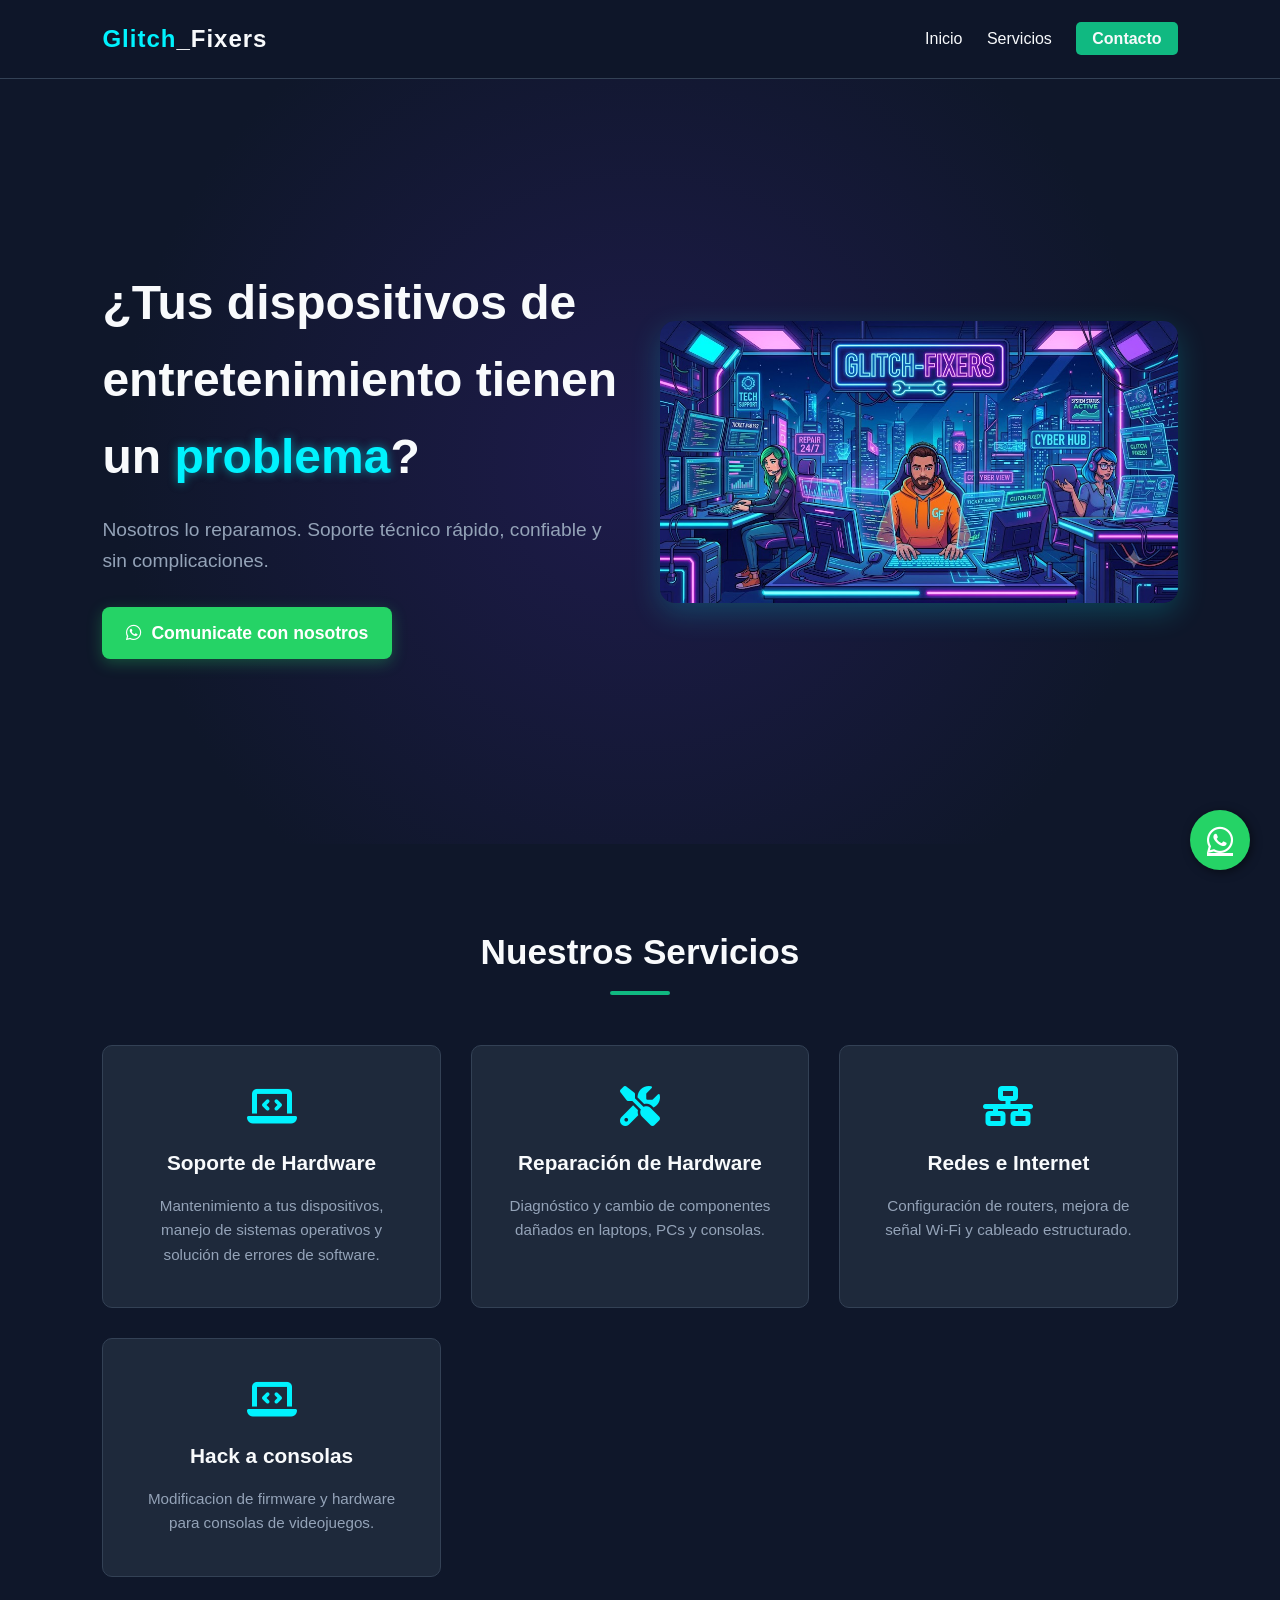
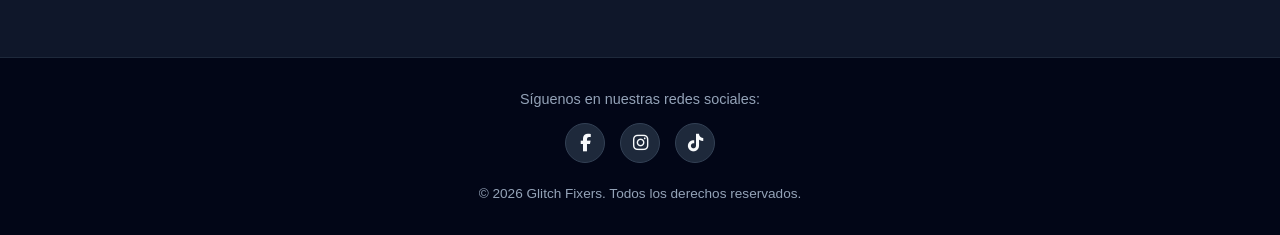
<file: index.html>
<!DOCTYPE html>
<html lang="es">
<head>
    <meta charset="UTF-8">
    <meta name="viewport" content="width=device-width, initial-scale=1.0">
    <title>Glitch Fixers | Reparación y Soporte Técnico</title>
    <link rel="stylesheet" href="style.css">
    <!-- Iconos opcionales (FontAwesome) para que se vea aún mejor -->
    <link rel="stylesheet" href="https://cdnjs.cloudflare.com/ajax/libs/font-awesome/6.4.0/css/all.min.css">
</head>
<body>

    <!-- Encabezado / Navegación -->
    <header>
        <div class="logo">
            <span>Glitch</span>_Fixers
        </div>
        <nav>
            <a href="#inicio">Inicio</a>
            <a href="#servicios">Servicios</a>
            <a href="#contacto" class="btn-nav">Contacto</a>
        </nav>
    </header>

    <!-- Sección Principal (Hero) -->
    <!-- Sección Principal (Hero) con Imagen -->
    <section id="inicio" class="hero">
        <div class="hero-container">
            <div class="hero-content">
                <h1>¿Tus dispositivos de entretenimiento tienen un <span class="highlight">problema</span>?</h1>
                <p>Nosotros lo reparamos. Soporte técnico rápido, confiable y sin complicaciones.</p>
                <a href="https://api.whatsapp.com/send?phone=526572978870&text=Hola%20Glitch%20Fixers!%20Necesito%20ayuda%20con%20un%20problema%20técnico." 
                   target="_blank" 
                   class="btn-cta">
                   <i class="fab fa-whatsapp"></i> Comunicate con nosotros
                </a>
            </div>
            <div class="hero-image">
                <!-- Aquí enlazamos imagen -->
                <img src="hero-tech.png" alt="Soporte Técnico Glitch Fixers">
            </div>
        </div>
    </section>

    <!-- Sección de Servicios -->
    <section id="servicios" class="services">
        <h2>Nuestros Servicios</h2>
        <div class="services-grid">
            <div class="card">
                <i class="fas fa-laptop-code"></i>
                <h3>Soporte de Hardware</h3>
                <p>Mantenimiento a tus dispositivos, manejo de sistemas operativos y solución de errores de software.</p>
            </div>
            <div class="card">
                <i class="fas fa-tools"></i>
                <h3>Reparación de Hardware</h3>
                <p>Diagnóstico y cambio de componentes dañados en laptops, PCs y consolas.</p>
            </div>
            <div class="card">
                <i class="fas fa-network-wired"></i>
                <h3>Redes e Internet</h3>
                <p>Configuración de routers, mejora de señal Wi-Fi y cableado estructurado.</p>
            </div>
             <div class="card">
                <i class="fas fa-laptop-code"></i>
                <h3>Hack a consolas</h3>
                <p>Modificacion de firmware y hardware para consolas de videojuegos.</p>
            </div>
        </div>
    </section>

    <!-- Botón Flotante de WhatsApp (Siempre visible en móviles y escritorio) -->
    <a href="https://api.whatsapp.com/send?phone=526572978870&text=Hola%20Glitch%20Fixers!%20Necesito%20soporte." 
       class="whatsapp-float" 
       target="_blank">
        <i class="fab fa-whatsapp"></i>
    </a>

    <footer>
        <!-- Sección de Redes Sociales -->
        <div class="social-links">
            <p>Síguenos en nuestras redes sociales:</p>
            <div class="social-icons">
                <!-- Reemplaza el '#' con el enlace real de tus páginas -->
                <a href="#" target="_blank" class="social-icon facebook" title="Facebook">
                    <i class="fab fa-facebook-f"></i>
                </a>
                <a href="#" target="_blank" class="social-icon instagram" title="Instagram">
                    <i class="fab fa-instagram"></i>
                </a>
                <a href="#" target="_blank" class="social-icon tiktok" title="TikTok">
                    <i class="fab fa-tiktok"></i>
                </a>
            </div>
        </div>
        <p class="copyright">&copy; 2026 Glitch Fixers. Todos los derechos reservados.</p>
    </footer>

</body>
</html>
</file>
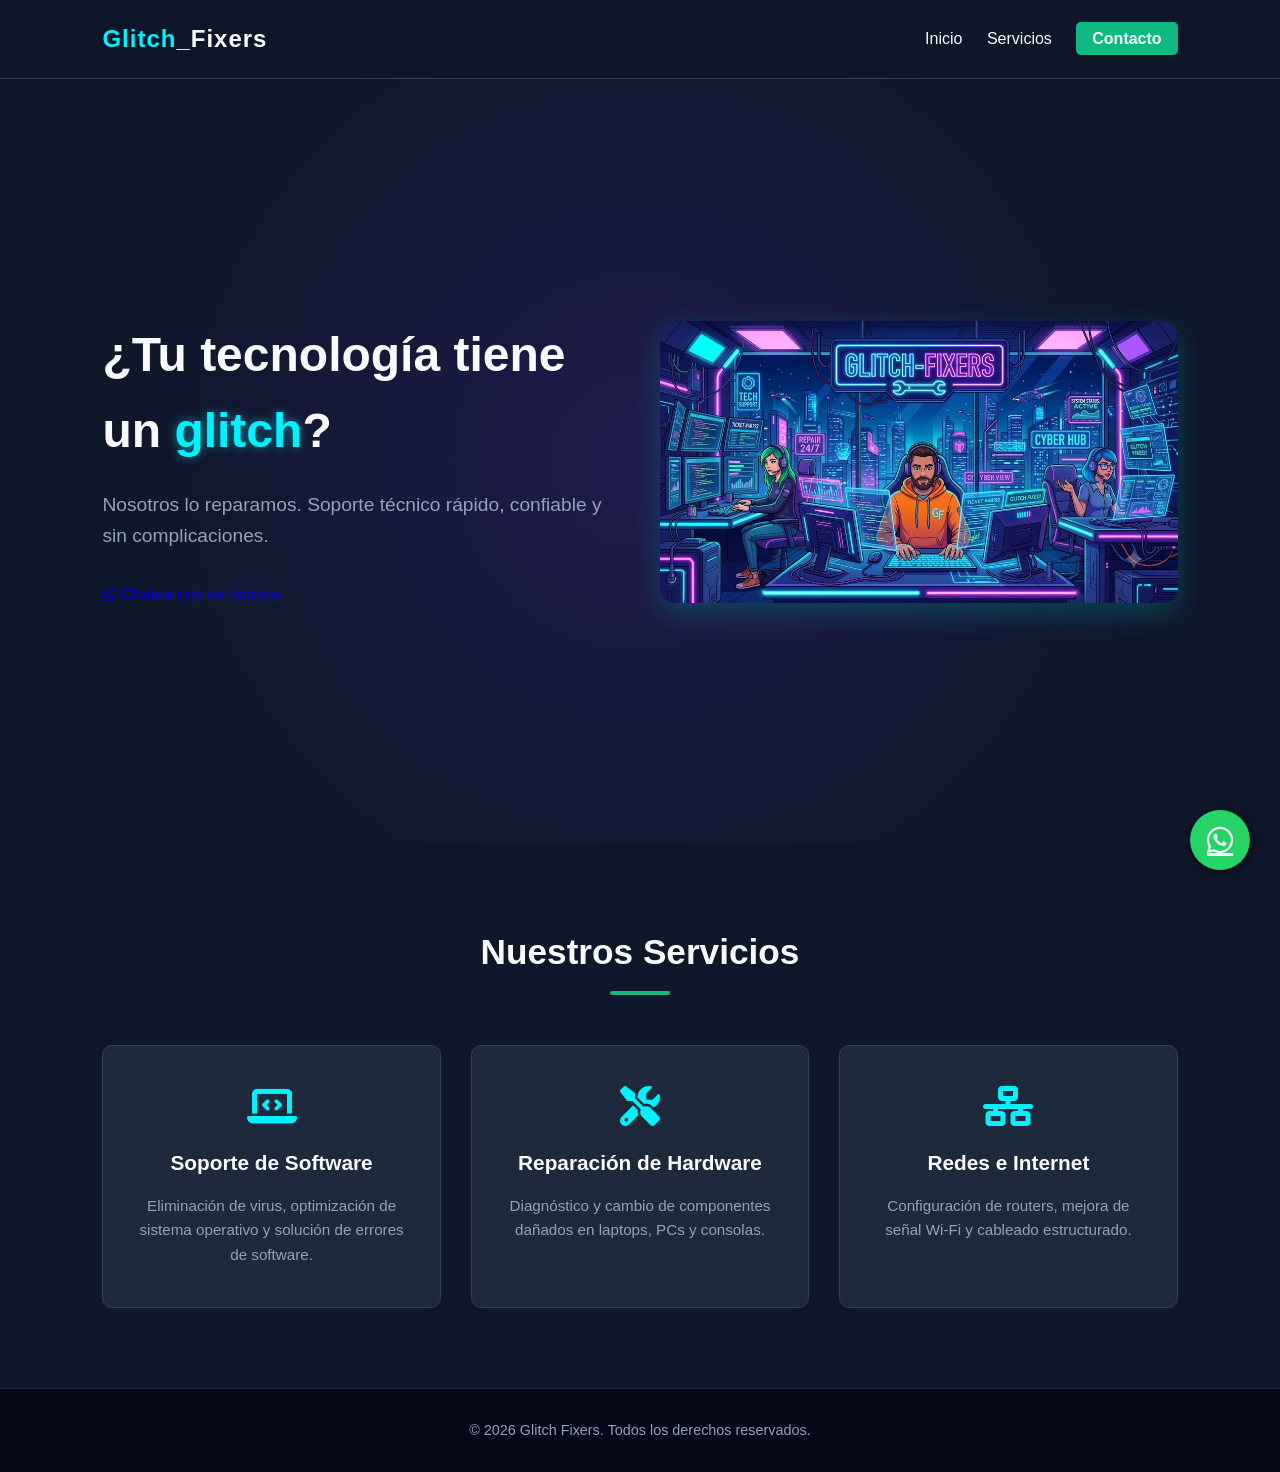
<file: GLITCH-FIXERS/index.html>
<!DOCTYPE html>
<html lang="es">
<head>
    <meta charset="UTF-8">
    <meta name="viewport" content="width=device-width, initial-scale=1.0">
    <title>Glitch Fixers | Reparación y Soporte Técnico</title>
    <link rel="stylesheet" href="style.css">
    <!-- Iconos opcionales (FontAwesome) para que se vea aún mejor -->
    <link rel="stylesheet" href="https://cdnjs.cloudflare.com/ajax/libs/font-awesome/6.4.0/css/all.min.css">
</head>
<body>

    <!-- Encabezado / Navegación -->
    <header>
        <div class="logo">
            <span>Glitch</span>_Fixers
        </div>
        <nav>
            <a href="#inicio">Inicio</a>
            <a href="#servicios">Servicios</a>
            <a href="#contacto" class="btn-nav">Contacto</a>
        </nav>
    </header>

    <!-- Sección Principal (Hero) -->
    <!-- Sección Principal (Hero) con Imagen -->
    <section id="inicio" class="hero">
        <div class="hero-container">
            <div class="hero-content">
                <h1>¿Tu tecnología tiene un <span class="highlight">glitch</span>?</h1>
                <p>Nosotros lo reparamos. Soporte técnico rápido, confiable y sin complicaciones.</p>
                <a href="https://api.whatsapp.com/send?phone=526572978870&text=Hola%20Glitch%20Fixers!%20Necesito%20ayuda%20con%20un%20problema%20técnico." 
                   target="_blank" 
                   class="btn-cta">
                   <i class="fab fa-whatsapp"></i> Chatea con un técnico
                </a>
            </div>
            <div class="hero-image">
                <!-- Aquí enlazamos tu nueva imagen -->
                <img src="hero-tech.png" alt="Soporte Técnico Glitch Fixers">
            </div>
        </div>
    </section>

    <!-- Sección de Servicios -->
    <section id="servicios" class="services">
        <h2>Nuestros Servicios</h2>
        <div class="services-grid">
            <div class="card">
                <i class="fas fa-laptop-code"></i>
                <h3>Soporte de Software</h3>
                <p>Eliminación de virus, optimización de sistema operativo y solución de errores de software.</p>
            </div>
            <div class="card">
                <i class="fas fa-tools"></i>
                <h3>Reparación de Hardware</h3>
                <p>Diagnóstico y cambio de componentes dañados en laptops, PCs y consolas.</p>
            </div>
            <div class="card">
                <i class="fas fa-network-wired"></i>
                <h3>Redes e Internet</h3>
                <p>Configuración de routers, mejora de señal Wi-Fi y cableado estructurado.</p>
            </div>
        </div>
    </section>

    <!-- Botón Flotante de WhatsApp (Siempre visible en móviles y escritorio) -->
    <a href="https://api.whatsapp.com/send?phone=526572978870&text=Hola%20Glitch%20Fixers!%20Necesito%20soporte." 
       class="whatsapp-float" 
       target="_blank">
        <i class="fab fa-whatsapp"></i>
    </a>

    <footer>
        <p>&copy; 2026 Glitch Fixers. Todos los derechos reservados.</p>
    </footer>

</body>
</html>
</file>
<file: style.css>
/* --- Variables de Color y Reset --- */
:root {
    --bg-dark: #0f172a;
    --bg-card: #1e293b;
    --text-light: #f8fafc;
    --text-muted: #94a3b8;
    --primary-color: #00f2fe; /* Azul neón */
    --accent-color: #10b981;  /* Verde glitch/reparación */
    --whatsapp-green: #25d366;
}

* {
    margin: 0;
    padding: 0;
    box-sizing: border-box;
    font-family: 'Segoe UI', Tahoma, Geneva, Verdana, sans-serif;
}

body {
    background-color: var(--bg-dark);
    color: var(--text-light);
    line-height: 1.6;
    scroll-behavior: smooth;
}

/* --- Navegación --- */
header {
    display: flex;
    justify-content: space-between;
    align-items: center;
    padding: 20px 8%;
    background-color: rgba(15, 23, 42, 0.9);
    position: sticky;
    top: 0;
    z-index: 1000;
    backdrop-filter: blur(10px);
    border-bottom: 1px solid #334155;
}

.logo {
    font-size: 1.5rem;
    font-weight: 800;
    letter-spacing: 1px;
}

.logo span {
    color: var(--primary-color);
}

nav a {
    color: var(--text-light);
    text-decoration: none;
    margin-left: 20px;
    font-weight: 500;
    transition: color 0.3s ease;
}

nav a:hover {
    color: var(--primary-color);
}

.btn-nav {
    background-color: var(--accent-color);
    padding: 8px 16px;
    border-radius: 5px;
    font-weight: bold;
}

.btn-nav:hover {
    background-color: #059669;
    color: #fff !important;
}

/* --- Sección Hero Adaptada para Imagen --- */
.hero {
    min-height: 85vh;
    display: flex;
    align-items: center;
    padding: 80px 8%;
    background: radial-gradient(circle at center, #1e1b4b 0%, var(--bg-dark) 70%);
}

.hero-container {
    display: flex;
    align-items: center;
    justify-content: space-between;
    gap: 40px;
    width: 100%;
}

.hero-content {
    flex: 1;
    text-align: left; /* Alineado a la izquierda para dar espacio a la imagen */
}

.hero-content h1 {
    font-size: 3rem;
    margin-bottom: 20px;
}

.hero-content .highlight {
    color: var(--primary-color);
    text-shadow: 0 0 10px rgba(0, 242, 254, 0.5);
}

.hero-content p {
    font-size: 1.2rem;
    color: var(--text-muted);
    margin-bottom: 30px;
}

.hero-image {
    flex: 1;
    display: flex;
    justify-content: center;
    align-items: center;
}

.hero-image img {
    max-width: 100%;
    height: auto;
    border-radius: 15px;
    box-shadow: 0 10px 30px rgba(0, 242, 254, 0.2); /* Sutil brillo azul */
    animation: flotar 4s ease-in-out infinite; /* Efecto flotante moderno */
}

/* Animación para que la imagen flote suavemente */
@keyframes flotar {
    0%, 100% { transform: translateY(0); }
    50% { transform: translateY(-10px); }
}

/* Ajuste para que en celulares la imagen se ponga abajo del texto */
@media (max-width: 768px) {
    .hero {
        padding: 60px 5%;
    }
    .hero-container {
        flex-direction: column;
        text-align: center;
    }
    .hero-content {
        text-align: center;
    }
    .hero-content h1 {
        font-size: 2.2rem;
    }
    .hero-image img {
        max-width: 80%;
        margin-top: 20px;
    }
}

/* --- Sección Servicios --- */
.services {
    padding: 80px 8%;
    text-align: center;
}

.services h2 {
    font-size: 2.2rem;
    margin-bottom: 50px;
    position: relative;
}

.services h2::after {
    content: '';
    display: block;
    width: 60px;
    height: 4px;
    background-color: var(--accent-color);
    margin: 10px auto 0 auto;
    border-radius: 2px;
}

.services-grid {
    display: grid;
    grid-template-columns: repeat(auto-fit, minmax(280px, 1fr));
    gap: 30px;
}

.card {
    background-color: var(--bg-card);
    padding: 40px 30px;
    border-radius: 10px;
    border: 1px solid #334155;
    transition: transform 0.3s ease, border-color 0.3s ease;
}

.card:hover {
    transform: translateY(-5px);
    border-color: var(--primary-color);
}

.card i {
    font-size: 2.5rem;
    color: var(--primary-color);
    margin-bottom: 20px;
}

.card h3 {
    font-size: 1.3rem;
    margin-bottom: 15px;
}

.card p {
    color: var(--text-muted);
    font-size: 0.95rem;
}

/* --- Botón Flotante de WhatsApp --- */
.whatsapp-float {
    position: fixed;
    bottom: 30px;
    right: 30px;
    background-color: var(--whatsapp-green);
    color: white;
    width: 60px;
    height: 60px;
    border-radius: 50px;
    display: flex;
    justify-content: center;
    align-items: center;
    font-size: 30px;
    box-shadow: 2px 2px 10px rgba(0, 0, 0, 0.5);
    z-index: 1000;
    transition: transform 0.3s ease;
}

.whatsapp-float:hover {
    transform: scale(1.1);
}

/* --- Botón CTA del Hero --- */
.btn-cta {
    display: inline-flex;
    align-items: center;
    gap: 10px;
    background-color: var(--whatsapp-green);
    color: white;
    text-decoration: none;
    padding: 12px 24px;
    font-weight: bold;
    border-radius: 8px;
    font-size: 1.1rem;
    box-shadow: 0 4px 15px rgba(37, 211, 102, 0.3);
    transition: transform 0.3s ease, background-color 0.3s ease, box-shadow 0.3s ease;
}

.btn-cta:hover {
    transform: translateY(-3px);
    background-color: #20ba5a;
    box-shadow: 0 6px 20px rgba(37, 211, 102, 0.5);
}

/* --- Footer --- */
footer {
    background-color: #020617;
    text-align: center;
    padding: 30px;
    border-top: 1px solid #1e293b;
    color: var(--text-muted);
    font-size: 0.9rem;
}
/* --- Redes Sociales en el Footer --- */
.social-links {
    margin-bottom: 20px;
}

.social-links p {
    margin-bottom: 12px;
    color: var(--text-muted);
}

.social-icons {
    display: flex;
    justify-content: center;
    gap: 15px;
}

.social-icon {
    display: flex;
    justify-content: center;
    align-items: center;
    width: 40px;
    height: 40px;
    background-color: var(--bg-card);
    border: 1px solid #334155;
    border-radius: 50%;
    color: var(--text-light);
    font-size: 1.1rem;
    text-decoration: none;
    transition: transform 0.3s ease, background-color 0.3s ease, border-color 0.3s ease;
}

.social-icon:hover {
    transform: translateY(-3px);
    color: #fff;
}

.facebook:hover { background-color: #1877f2; border-color: #1877f2; }
.instagram:hover { background: radial-gradient(circle at 30% 107%, #fdf497 0%, #fdf497 5%, #fd5949 45%,#d6249f 60%,#285AEB 90%); border-color: transparent; }
.tiktok:hover { background-color: #000000; border-color: var(--primary-color); }

.copyright {
    margin-top: 15px;
    font-size: 0.85rem;
}
/* --- Responsivo --- */
@media (max-width: 768px) {
    header {
        padding: 15px 5%;
        flex-direction: column;
        gap: 10px;
    }
    nav {
        margin-top: 10px;
    }
    nav a {
        margin: 0 10px;
    }
    .hero-content h1 {
        font-size: 2rem;
    }
}
</file>
<file: GLITCH-FIXERS/style.css>
/* --- Variables de Color y Reset --- */
:root {
    --bg-dark: #0f172a;
    --bg-card: #1e293b;
    --text-light: #f8fafc;
    --text-muted: #94a3b8;
    --primary-color: #00f2fe; /* Azul neón */
    --accent-color: #10b981;  /* Verde glitch/reparación */
    --whatsapp-green: #25d366;
}

* {
    margin: 0;
    padding: 0;
    box-sizing: border-box;
    font-family: 'Segoe UI', Tahoma, Geneva, Verdana, sans-serif;
}

body {
    background-color: var(--bg-dark);
    color: var(--text-light);
    line-height: 1.6;
    scroll-behavior: smooth;
}

/* --- Navegación --- */
header {
    display: flex;
    justify-content: space-between;
    align-items: center;
    padding: 20px 8%;
    background-color: rgba(15, 23, 42, 0.9);
    position: sticky;
    top: 0;
    z-index: 1000;
    backdrop-filter: blur(10px);
    border-bottom: 1px solid #334155;
}

.logo {
    font-size: 1.5rem;
    font-weight: 800;
    letter-spacing: 1px;
}

.logo span {
    color: var(--primary-color);
}

nav a {
    color: var(--text-light);
    text-decoration: none;
    margin-left: 20px;
    font-weight: 500;
    transition: color 0.3s ease;
}

nav a:hover {
    color: var(--primary-color);
}

.btn-nav {
    background-color: var(--accent-color);
    padding: 8px 16px;
    border-radius: 5px;
    font-weight: bold;
}

.btn-nav:hover {
    background-color: #059669;
    color: #fff !important;
}

/* --- Sección Hero Adaptada para Imagen --- */
.hero {
    min-height: 85vh;
    display: flex;
    align-items: center;
    padding: 80px 8%;
    background: radial-gradient(circle at center, #1e1b4b 0%, var(--bg-dark) 70%);
}

.hero-container {
    display: flex;
    align-items: center;
    justify-content: space-between;
    gap: 40px;
    width: 100%;
}

.hero-content {
    flex: 1;
    text-align: left; /* Alineado a la izquierda para dar espacio a la imagen */
}

.hero-content h1 {
    font-size: 3rem;
    margin-bottom: 20px;
}

.hero-content .highlight {
    color: var(--primary-color);
    text-shadow: 0 0 10px rgba(0, 242, 254, 0.5);
}

.hero-content p {
    font-size: 1.2rem;
    color: var(--text-muted);
    margin-bottom: 30px;
}

.hero-image {
    flex: 1;
    display: flex;
    justify-content: center;
    align-items: center;
}

.hero-image img {
    max-width: 100%;
    height: auto;
    border-radius: 15px;
    box-shadow: 0 10px 30px rgba(0, 242, 254, 0.2); /* Sutil brillo azul */
    animation: flotar 4s ease-in-out infinite; /* Efecto flotante moderno */
}

/* Animación para que la imagen flote suavemente */
@keyframes flotar {
    0%, 100% { transform: translateY(0); }
    50% { transform: translateY(-10px); }
}

/* Ajuste para que en celulares la imagen se ponga abajo del texto */
@media (max-width: 768px) {
    .hero {
        padding: 60px 5%;
    }
    .hero-container {
        flex-direction: column;
        text-align: center;
    }
    .hero-content {
        text-align: center;
    }
    .hero-content h1 {
        font-size: 2.2rem;
    }
    .hero-image img {
        max-width: 80%;
        margin-top: 20px;
    }
}
/* --- Sección Servicios --- */
.services {
    padding: 80px 8%;
    text-align: center;
}

.services h2 {
    font-size: 2.2rem;
    margin-bottom: 50px;
    position: relative;
}

.services h2::after {
    content: '';
    display: block;
    width: 60px;
    height: 4px;
    background-color: var(--accent-color);
    margin: 10px auto 0 auto;
    border-radius: 2px;
}

.services-grid {
    display: grid;
    grid-template-columns: repeat(auto-fit, minmax(280px, 1fr));
    gap: 30px;
}

.card {
    background-color: var(--bg-card);
    padding: 40px 30px;
    border-radius: 10px;
    border: 1px solid #334155;
    transition: transform 0.3s ease, border-color 0.3s ease;
}

.card:hover {
    transform: translateY(-5px);
    border-color: var(--primary-color);
}

.card i {
    font-size: 2.5rem;
    color: var(--primary-color);
    margin-bottom: 20px;
}

.card h3 {
    font-size: 1.3rem;
    margin-bottom: 15px;
}

.card p {
    color: var(--text-muted);
    font-size: 0.95rem;
}

/* --- Botón Flotante de WhatsApp --- */
.whatsapp-float {
    position: fixed;
    bottom: 30px;
    right: 30px;
    background-color: var(--whatsapp-green);
    color: white;
    width: 60px;
    height: 60px;
    border-radius: 50px;
    display: flex;
    justify-content: center;
    align-items: center;
    font-size: 30px;
    box-shadow: 2px 2px 10px rgba(0, 0, 0, 0.5);
    z-index: 1000;
    transition: transform 0.3s ease;
}

.whatsapp-float:hover {
    transform: scale(1.1);
}

/* --- Footer --- */
footer {
    background-color: #020617;
    text-align: center;
    padding: 30px;
    border-top: 1px solid #1e293b;
    color: var(--text-muted);
    font-size: 0.9rem;
}

/* --- Responsivo --- */
@media (max-width: 768px) {
    header {
        padding: 15px 5%;
        flex-direction: column;
        gap: 10px;
    }
    nav {
        margin-top: 10px;
    }
    nav a {
        margin: 0 10px;
    }
    .hero-content h1 {
        font-size: 2rem;
    }
}
</file>
